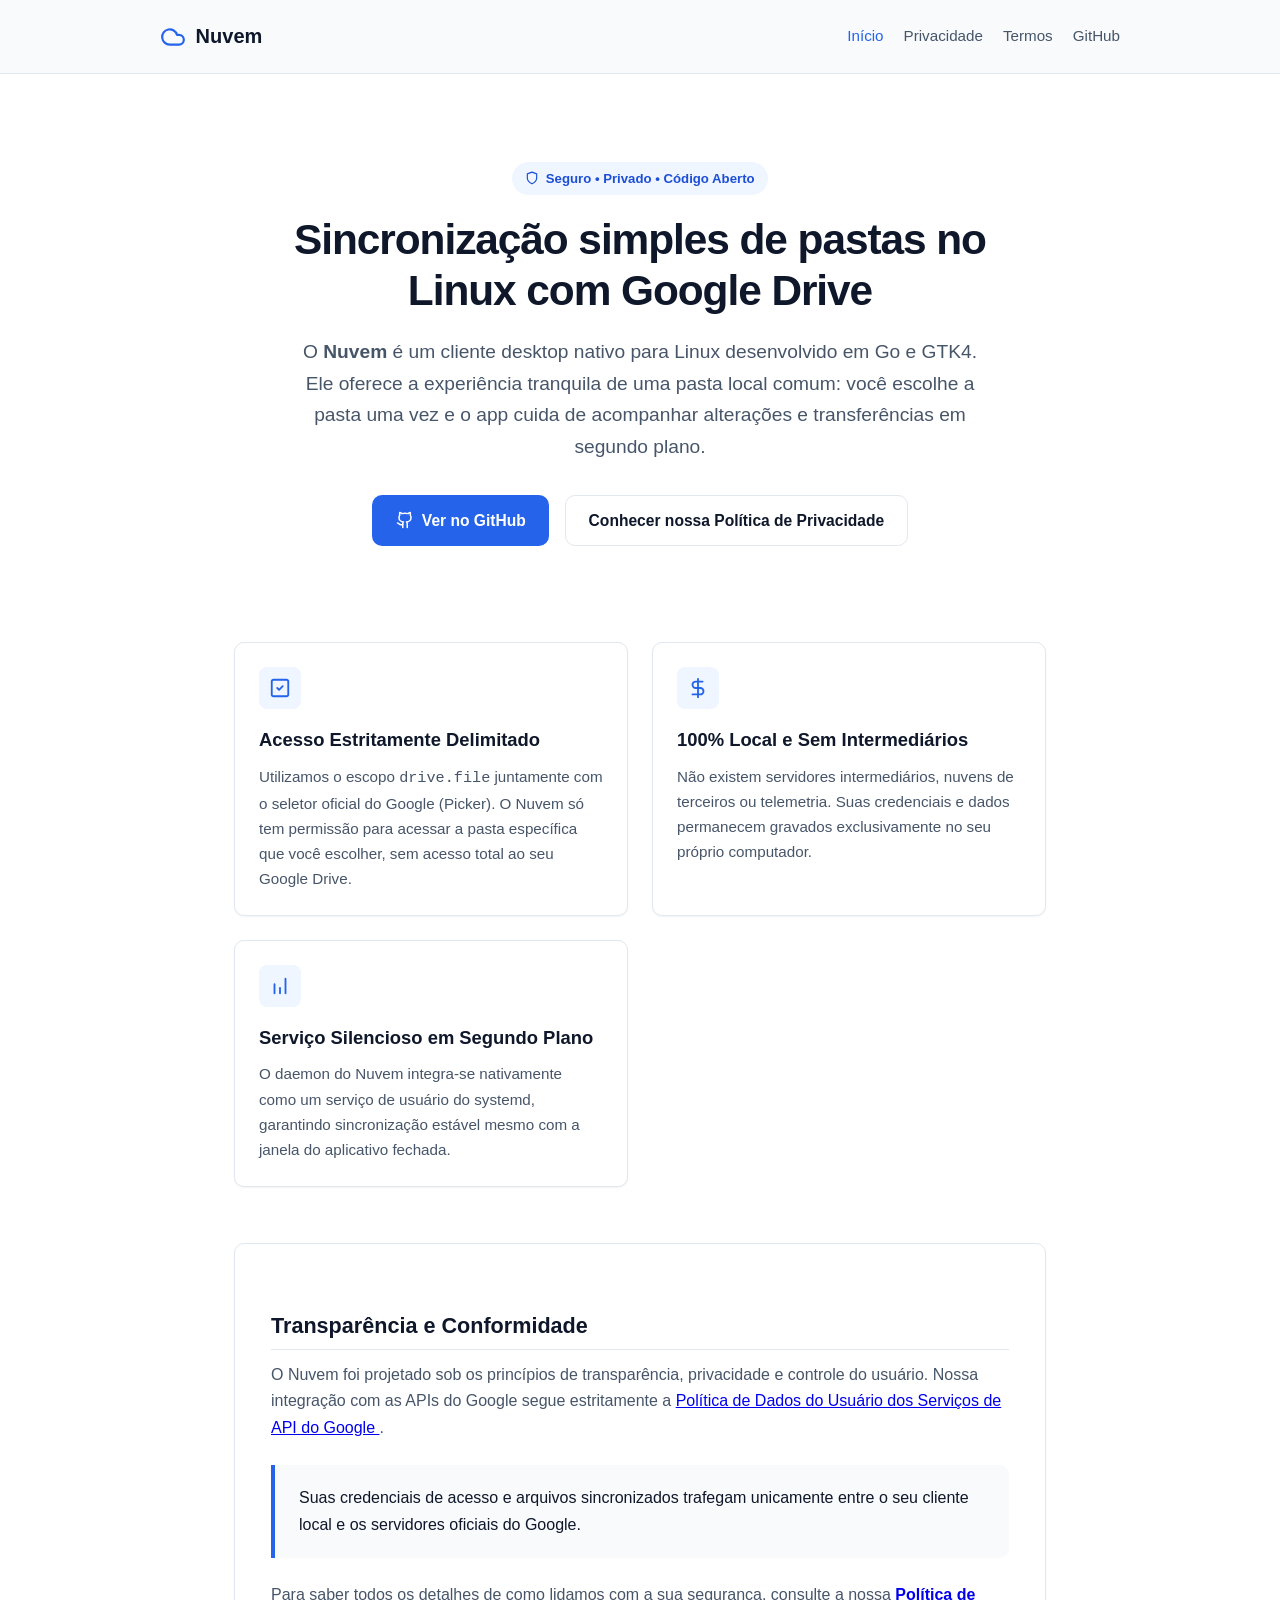
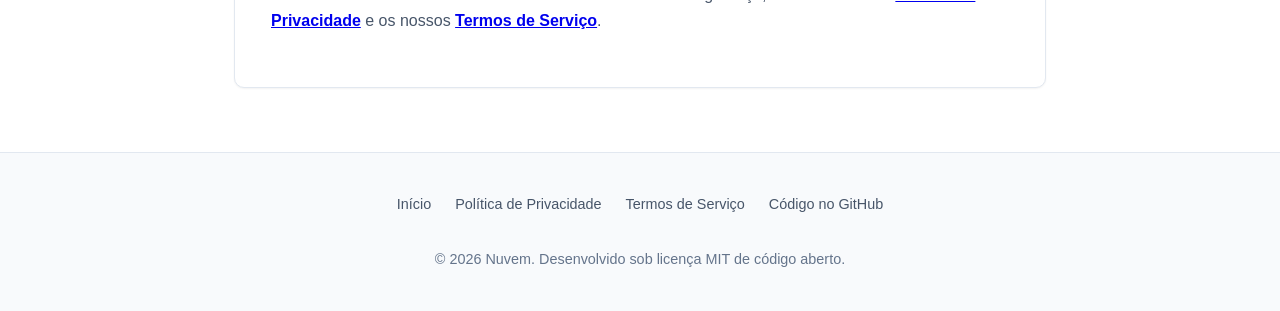
<file: docs/index.html>
<!DOCTYPE html>
<html lang="pt-BR">
<head>
  <meta charset="UTF-8">
  <meta name="viewport" content="width=device-width, initial-scale=1.0">
  <title>Nuvem - Sincronização Contínua com Google Drive no Linux</title>
  <meta name="description" content="Nuvem é um aplicativo desktop nativo para Linux que sincroniza pastas locais com o Google Drive de forma contínua, simples e segura.">
  <link rel="stylesheet" href="style.css">
  <link rel="icon" href="data:image/svg+xml,<svg xmlns=%22http://www.w3.org/2000/svg%22 viewBox=%220 0 24 24%22 fill=%22none%22 stroke=%22%232563eb%22 stroke-width=%222%22 stroke-linecap=%22round%22 stroke-linejoin=%22round%22><path d=%22M17.5 19H9a7 7 0 1 1 6.71-9h1.79a4.5 4.5 0 1 1 0 9Z%22/></svg>">
</head>
<body>

  <header>
    <div class="nav-container">
      <a href="index.html" class="logo-link">
        <svg xmlns="http://www.w3.org/2000/svg" width="26" height="26" viewBox="0 0 24 24" fill="none" stroke="currentColor" stroke-width="2" stroke-linecap="round" stroke-linejoin="round">
          <path d="M17.5 19H9a7 7 0 1 1 6.71-9h1.79a4.5 4.5 0 1 1 0 9Z"/>
        </svg>
        <span>Nuvem</span>
      </a>
      <nav>
        <ul>
          <li><a href="index.html" class="active">Início</a></li>
          <li><a href="privacy.html">Privacidade</a></li>
          <li><a href="terms.html">Termos</a></li>
          <li><a href="https://github.com/adenauersampaio/nuvem" target="_blank" rel="noopener noreferrer">GitHub</a></li>
        </ul>
      </nav>
    </div>
  </header>

  <main class="container">
    <section class="hero">
      <div class="badge">
        <svg xmlns="http://www.w3.org/2000/svg" width="14" height="14" viewBox="0 0 24 24" fill="none" stroke="currentColor" stroke-width="2" stroke-linecap="round" stroke-linejoin="round"><path d="M12 22s8-4 8-10V5l-8-3-8 3v7c0 6 8 10 8 10z"/></svg>
        Seguro &bull; Privado &bull; Código Aberto
      </div>
      <h1>Sincronização simples de pastas no Linux com Google Drive</h1>
      <p>
        O <strong>Nuvem</strong> é um cliente desktop nativo para Linux desenvolvido em Go e GTK4. 
        Ele oferece a experiência tranquila de uma pasta local comum: você escolhe a pasta uma vez e o app cuida de acompanhar alterações e transferências em segundo plano.
      </p>
      <div class="cta-group">
        <a href="https://github.com/adenauersampaio/nuvem" class="btn btn-primary" target="_blank" rel="noopener noreferrer">
          <svg xmlns="http://www.w3.org/2000/svg" width="18" height="18" viewBox="0 0 24 24" fill="none" stroke="currentColor" stroke-width="2" stroke-linecap="round" stroke-linejoin="round"><path d="M15 22v-4a4.8 4.8 0 0 0-1-3.5c3 0 6-2 6-5.5.08-1.25-.27-2.48-1-3.5.28-1.15.28-2.35 0-3.5 0 0-1 0-3 1.5-2.64-.5-5.36-.5-8 0C6 2 5 2 5 2c-.3 1.15-.3 2.35 0 3.5A5.403 5.403 0 0 0 4 9c0 3.5 3 5.5 6 5.5-.39.49-.68 1.05-.85 1.65-.17.6-.22 1.23-.15 1.85v4"/><path d="M9 18c-4.51 2-5-2-7-2"/></svg>
          Ver no GitHub
        </a>
        <a href="privacy.html" class="btn btn-secondary">
          Conhecer nossa Política de Privacidade
        </a>
      </div>
    </section>

    <div class="features-grid">
      <article class="feature-card">
        <div class="feature-icon">
          <svg xmlns="http://www.w3.org/2000/svg" width="22" height="22" viewBox="0 0 24 24" fill="none" stroke="currentColor" stroke-width="2" stroke-linecap="round" stroke-linejoin="round"><rect width="18" height="18" x="3" y="3" rx="2"/><path d="m9 12 2 2 4-4"/></svg>
        </div>
        <h3>Acesso Estritamente Delimitado</h3>
        <p>
          Utilizamos o escopo <code>drive.file</code> juntamente com o seletor oficial do Google (Picker). 
          O Nuvem só tem permissão para acessar a pasta específica que você escolher, sem acesso total ao seu Google Drive.
        </p>
      </article>

      <article class="feature-card">
        <div class="feature-icon">
          <svg xmlns="http://www.w3.org/2000/svg" width="22" height="22" viewBox="0 0 24 24" fill="none" stroke="currentColor" stroke-width="2" stroke-linecap="round" stroke-linejoin="round"><path d="M12 2v20M17 5H9.5a3.5 3.5 0 0 0 0 7h5a3.5 3.5 0 0 1 0 7H6"/></svg>
        </div>
        <h3>100% Local e Sem Intermediários</h3>
        <p>
          Não existem servidores intermediários, nuvens de terceiros ou telemetria. 
          Suas credenciais e dados permanecem gravados exclusivamente no seu próprio computador.
        </p>
      </article>

      <article class="feature-card">
        <div class="feature-icon">
          <svg xmlns="http://www.w3.org/2000/svg" width="22" height="22" viewBox="0 0 24 24" fill="none" stroke="currentColor" stroke-width="2" stroke-linecap="round" stroke-linejoin="round"><path d="M12 20v-6M6 20V10M18 20V4"/></svg>
        </div>
        <h3>Serviço Silencioso em Segundo Plano</h3>
        <p>
          O daemon do Nuvem integra-se nativamente como um serviço de usuário do systemd, 
          garantindo sincronização estável mesmo com a janela do aplicativo fechada.
        </p>
      </article>
    </div>

    <section class="content-box">
      <h2>Transparência e Conformidade</h2>
      <p>
        O Nuvem foi projetado sob os princípios de transparência, privacidade e controle do usuário. 
        Nossa integração com as APIs do Google segue estritamente a 
        <a href="https://developers.google.com/terms/api-services-user-data-policy" target="_blank" rel="noopener noreferrer">
          Política de Dados do Usuário dos Serviços de API do Google
        </a>.
      </p>
      <div class="highlight-box">
        <p>
          Suas credenciais de acesso e arquivos sincronizados trafegam unicamente entre o seu cliente local e os servidores oficiais do Google.
        </p>
      </div>
      <p>
        Para saber todos os detalhes de como lidamos com a sua segurança, consulte a nossa 
        <a href="privacy.html"><strong>Política de Privacidade</strong></a> e os nossos 
        <a href="terms.html"><strong>Termos de Serviço</strong></a>.
      </p>
    </section>
  </main>

  <footer>
    <div class="nav-container" style="flex-direction: column; gap: 1rem;">
      <div class="footer-links">
        <a href="index.html">Início</a>
        <a href="privacy.html">Política de Privacidade</a>
        <a href="terms.html">Termos de Serviço</a>
        <a href="https://github.com/adenauersampaio/nuvem" target="_blank" rel="noopener noreferrer">Código no GitHub</a>
      </div>
      <p>&copy; 2026 Nuvem. Desenvolvido sob licença MIT de código aberto.</p>
    </div>
  </footer>

</body>
</html>
</file>
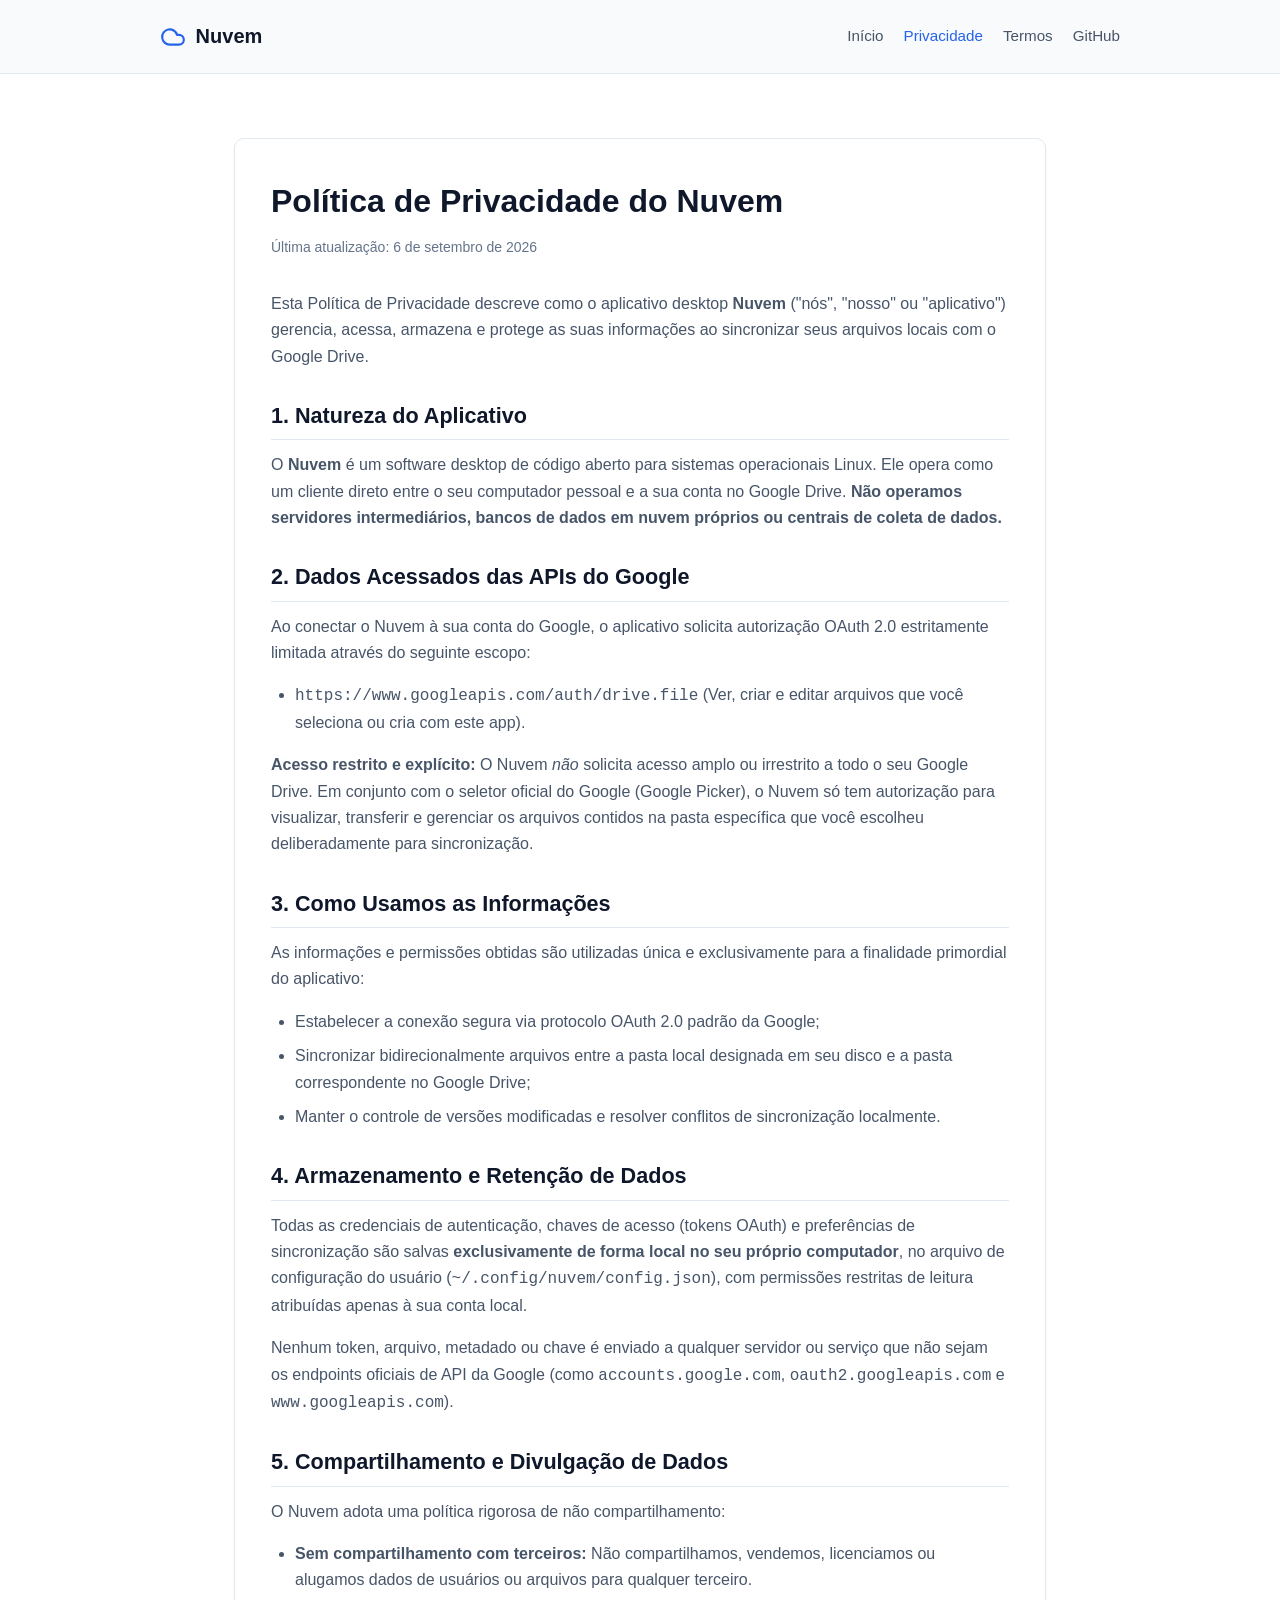
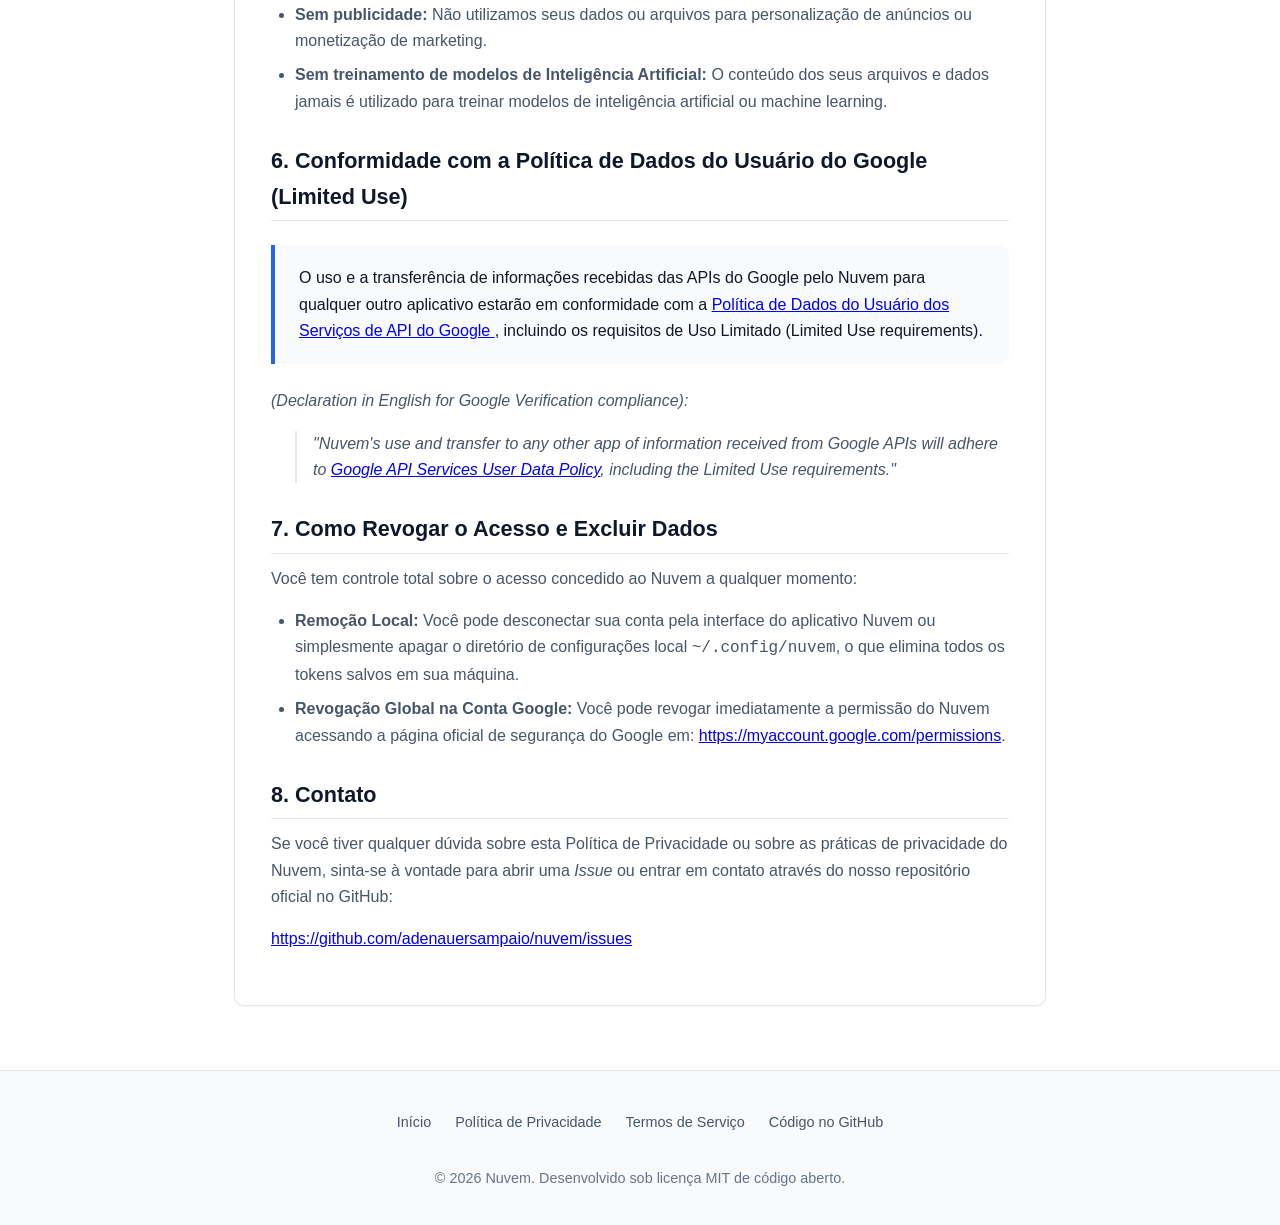
<file: docs/privacy.html>
<!DOCTYPE html>
<html lang="pt-BR">
<head>
  <meta charset="UTF-8">
  <meta name="viewport" content="width=device-width, initial-scale=1.0">
  <title>Política de Privacidade - Nuvem</title>
  <meta name="description" content="Política de Privacidade do aplicativo desktop Nuvem para sincronização com Google Drive.">
  <link rel="stylesheet" href="style.css">
  <link rel="icon" href="data:image/svg+xml,<svg xmlns=%22http://www.w3.org/2000/svg%22 viewBox=%220 0 24 24%22 fill=%22none%22 stroke=%22%232563eb%22 stroke-width=%222%22 stroke-linecap=%22round%22 stroke-linejoin=%22round%22><path d=%22M17.5 19H9a7 7 0 1 1 6.71-9h1.79a4.5 4.5 0 1 1 0 9Z%22/></svg>">
</head>
<body>

  <header>
    <div class="nav-container">
      <a href="index.html" class="logo-link">
        <svg xmlns="http://www.w3.org/2000/svg" width="26" height="26" viewBox="0 0 24 24" fill="none" stroke="currentColor" stroke-width="2" stroke-linecap="round" stroke-linejoin="round">
          <path d="M17.5 19H9a7 7 0 1 1 6.71-9h1.79a4.5 4.5 0 1 1 0 9Z"/>
        </svg>
        <span>Nuvem</span>
      </a>
      <nav>
        <ul>
          <li><a href="index.html">Início</a></li>
          <li><a href="privacy.html" class="active">Privacidade</a></li>
          <li><a href="terms.html">Termos</a></li>
          <li><a href="https://github.com/adenauersampaio/nuvem" target="_blank" rel="noopener noreferrer">GitHub</a></li>
        </ul>
      </nav>
    </div>
  </header>

  <main class="container">
    <article class="content-box">
      <h1>Política de Privacidade do Nuvem</h1>
      <span class="meta-date">Última atualização: 6 de setembro de 2026</span>

      <p>
        Esta Política de Privacidade descreve como o aplicativo desktop <strong>Nuvem</strong> 
        ("nós", "nosso" ou "aplicativo") gerencia, acessa, armazena e protege as suas informações 
        ao sincronizar seus arquivos locais com o Google Drive.
      </p>

      <h2>1. Natureza do Aplicativo</h2>
      <p>
        O <strong>Nuvem</strong> é um software desktop de código aberto para sistemas operacionais Linux. 
        Ele opera como um cliente direto entre o seu computador pessoal e a sua conta no Google Drive. 
        <strong>Não operamos servidores intermediários, bancos de dados em nuvem próprios ou centrais de coleta de dados.</strong>
      </p>

      <h2>2. Dados Acessados das APIs do Google</h2>
      <p>
        Ao conectar o Nuvem à sua conta do Google, o aplicativo solicita autorização OAuth 2.0 estritamente limitada através do seguinte escopo:
      </p>
      <ul>
        <li>
          <code>https://www.googleapis.com/auth/drive.file</code> (Ver, criar e editar arquivos que você seleciona ou cria com este app).
        </li>
      </ul>
      <p>
        <strong>Acesso restrito e explícito:</strong> O Nuvem <em>não</em> solicita acesso amplo ou irrestrito a todo o seu Google Drive. 
        Em conjunto com o seletor oficial do Google (Google Picker), o Nuvem só tem autorização para visualizar, transferir e gerenciar 
        os arquivos contidos na pasta específica que você escolheu deliberadamente para sincronização.
      </p>

      <h2>3. Como Usamos as Informações</h2>
      <p>
        As informações e permissões obtidas são utilizadas única e exclusivamente para a finalidade primordial do aplicativo:
      </p>
      <ul>
        <li>Estabelecer a conexão segura via protocolo OAuth 2.0 padrão da Google;</li>
        <li>Sincronizar bidirecionalmente arquivos entre a pasta local designada em seu disco e a pasta correspondente no Google Drive;</li>
        <li>Manter o controle de versões modificadas e resolver conflitos de sincronização localmente.</li>
      </ul>

      <h2>4. Armazenamento e Retenção de Dados</h2>
      <p>
        Todas as credenciais de autenticação, chaves de acesso (tokens OAuth) e preferências de sincronização 
        são salvas <strong>exclusivamente de forma local no seu próprio computador</strong>, no arquivo de configuração 
        do usuário (<code>~/.config/nuvem/config.json</code>), com permissões restritas de leitura atribuídas apenas à sua conta local.
      </p>
      <p>
        Nenhum token, arquivo, metadado ou chave é enviado a qualquer servidor ou serviço que não sejam os endpoints oficiais de API da Google 
        (como <code>accounts.google.com</code>, <code>oauth2.googleapis.com</code> e <code>www.googleapis.com</code>).
      </p>

      <h2>5. Compartilhamento e Divulgação de Dados</h2>
      <p>
        O Nuvem adota uma política rigorosa de não compartilhamento:
      </p>
      <ul>
        <li><strong>Sem compartilhamento com terceiros:</strong> Não compartilhamos, vendemos, licenciamos ou alugamos dados de usuários ou arquivos para qualquer terceiro.</li>
        <li><strong>Sem publicidade:</strong> Não utilizamos seus dados ou arquivos para personalização de anúncios ou monetização de marketing.</li>
        <li><strong>Sem treinamento de modelos de Inteligência Artificial:</strong> O conteúdo dos seus arquivos e dados jamais é utilizado para treinar modelos de inteligência artificial ou machine learning.</li>
      </ul>

      <h2>6. Conformidade com a Política de Dados do Usuário do Google (Limited Use)</h2>
      <div class="highlight-box">
        <p>
          O uso e a transferência de informações recebidas das APIs do Google pelo Nuvem para qualquer outro aplicativo estarão em conformidade com a 
          <a href="https://developers.google.com/terms/api-services-user-data-policy" target="_blank" rel="noopener noreferrer">
            Política de Dados do Usuário dos Serviços de API do Google
          </a>, incluindo os requisitos de Uso Limitado (Limited Use requirements).
        </p>
      </div>
      <p><em>(Declaration in English for Google Verification compliance):</em></p>
      <blockquote style="font-style: italic; color: var(--text-secondary); margin: 0.5rem 0 1.5rem 1.5rem; border-left: 2px solid var(--border-color); padding-left: 1rem;">
        "Nuvem's use and transfer to any other app of information received from Google APIs will adhere to 
        <a href="https://developers.google.com/terms/api-services-user-data-policy" target="_blank" rel="noopener noreferrer">Google API Services User Data Policy</a>, 
        including the Limited Use requirements."
      </blockquote>

      <h2>7. Como Revogar o Acesso e Excluir Dados</h2>
      <p>
        Você tem controle total sobre o acesso concedido ao Nuvem a qualquer momento:
      </p>
      <ul>
        <li>
          <strong>Remoção Local:</strong> Você pode desconectar sua conta pela interface do aplicativo Nuvem ou simplesmente apagar o diretório de configurações local <code>~/.config/nuvem</code>, o que elimina todos os tokens salvos em sua máquina.
        </li>
        <li>
          <strong>Revogação Global na Conta Google:</strong> Você pode revogar imediatamente a permissão do Nuvem acessando a página oficial de segurança do Google em: 
          <a href="https://myaccount.google.com/permissions" target="_blank" rel="noopener noreferrer">https://myaccount.google.com/permissions</a>.
        </li>
      </ul>

      <h2>8. Contato</h2>
      <p>
        Se você tiver qualquer dúvida sobre esta Política de Privacidade ou sobre as práticas de privacidade do Nuvem, sinta-se à vontade para abrir uma <em>Issue</em> ou entrar em contato através do nosso repositório oficial no GitHub:
      </p>
      <p>
        <a href="https://github.com/adenauersampaio/nuvem/issues" target="_blank" rel="noopener noreferrer">
          https://github.com/adenauersampaio/nuvem/issues
        </a>
      </p>
    </article>
  </main>

  <footer>
    <div class="nav-container" style="flex-direction: column; gap: 1rem;">
      <div class="footer-links">
        <a href="index.html">Início</a>
        <a href="privacy.html">Política de Privacidade</a>
        <a href="terms.html">Termos de Serviço</a>
        <a href="https://github.com/adenauersampaio/nuvem" target="_blank" rel="noopener noreferrer">Código no GitHub</a>
      </div>
      <p>&copy; 2026 Nuvem. Desenvolvido sob licença MIT de código aberto.</p>
    </div>
  </footer>

</body>
</html>
</file>
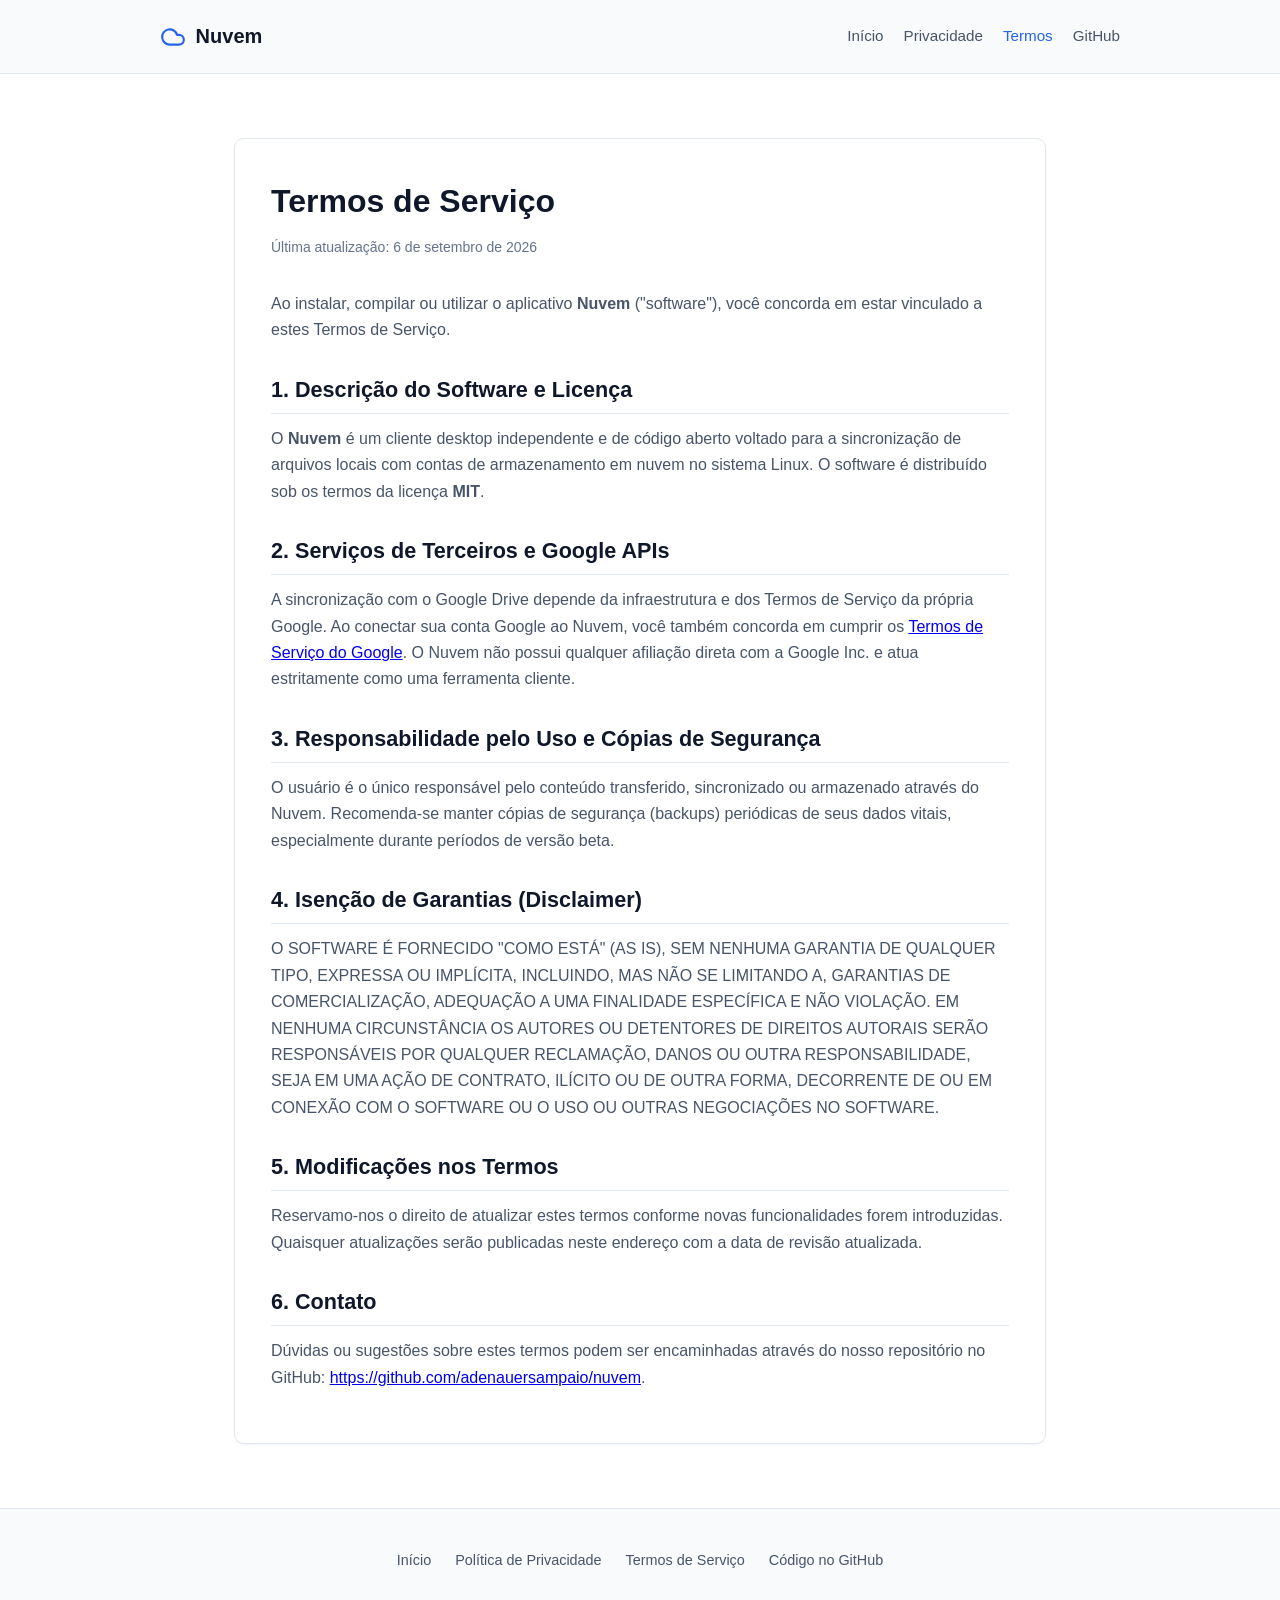
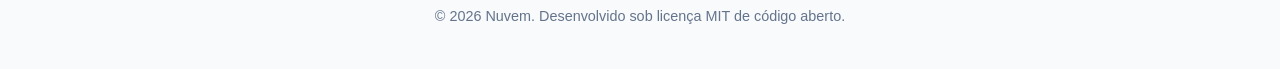
<file: docs/terms.html>
<!DOCTYPE html>
<html lang="pt-BR">
<head>
  <meta charset="UTF-8">
  <meta name="viewport" content="width=device-width, initial-scale=1.0">
  <title>Termos de Serviço - Nuvem</title>
  <meta name="description" content="Termos de Serviço e Condições de Uso do aplicativo desktop Nuvem.">
  <link rel="stylesheet" href="style.css">
  <link rel="icon" href="data:image/svg+xml,<svg xmlns=%22http://www.w3.org/2000/svg%22 viewBox=%220 0 24 24%22 fill=%22none%22 stroke=%22%232563eb%22 stroke-width=%222%22 stroke-linecap=%22round%22 stroke-linejoin=%22round%22><path d=%22M17.5 19H9a7 7 0 1 1 6.71-9h1.79a4.5 4.5 0 1 1 0 9Z%22/></svg>">
</head>
<body>

  <header>
    <div class="nav-container">
      <a href="index.html" class="logo-link">
        <svg xmlns="http://www.w3.org/2000/svg" width="26" height="26" viewBox="0 0 24 24" fill="none" stroke="currentColor" stroke-width="2" stroke-linecap="round" stroke-linejoin="round">
          <path d="M17.5 19H9a7 7 0 1 1 6.71-9h1.79a4.5 4.5 0 1 1 0 9Z"/>
        </svg>
        <span>Nuvem</span>
      </a>
      <nav>
        <ul>
          <li><a href="index.html">Início</a></li>
          <li><a href="privacy.html">Privacidade</a></li>
          <li><a href="terms.html" class="active">Termos</a></li>
          <li><a href="https://github.com/adenauersampaio/nuvem" target="_blank" rel="noopener noreferrer">GitHub</a></li>
        </ul>
      </nav>
    </div>
  </header>

  <main class="container">
    <article class="content-box">
      <h1>Termos de Serviço</h1>
      <span class="meta-date">Última atualização: 6 de setembro de 2026</span>

      <p>
        Ao instalar, compilar ou utilizar o aplicativo <strong>Nuvem</strong> ("software"), 
        você concorda em estar vinculado a estes Termos de Serviço.
      </p>

      <h2>1. Descrição do Software e Licença</h2>
      <p>
        O <strong>Nuvem</strong> é um cliente desktop independente e de código aberto voltado para a sincronização 
        de arquivos locais com contas de armazenamento em nuvem no sistema Linux. 
        O software é distribuído sob os termos da licença <strong>MIT</strong>.
      </p>

      <h2>2. Serviços de Terceiros e Google APIs</h2>
      <p>
        A sincronização com o Google Drive depende da infraestrutura e dos Termos de Serviço da própria Google. 
        Ao conectar sua conta Google ao Nuvem, você também concorda em cumprir os 
        <a href="https://policies.google.com/terms" target="_blank" rel="noopener noreferrer">Termos de Serviço do Google</a>.
        O Nuvem não possui qualquer afiliação direta com a Google Inc. e atua estritamente como uma ferramenta cliente.
      </p>

      <h2>3. Responsabilidade pelo Uso e Cópias de Segurança</h2>
      <p>
        O usuário é o único responsável pelo conteúdo transferido, sincronizado ou armazenado através do Nuvem. 
        Recomenda-se manter cópias de segurança (backups) periódicas de seus dados vitais, especialmente durante períodos de versão beta.
      </p>

      <h2>4. Isenção de Garantias (Disclaimer)</h2>
      <p>
        O SOFTWARE É FORNECIDO "COMO ESTÁ" (AS IS), SEM NENHUMA GARANTIA DE QUALQUER TIPO, EXPRESSA OU IMPLÍCITA, 
        INCLUINDO, MAS NÃO SE LIMITANDO A, GARANTIAS DE COMERCIALIZAÇÃO, ADEQUAÇÃO A UMA FINALIDADE ESPECÍFICA E NÃO VIOLAÇÃO. 
        EM NENHUMA CIRCUNSTÂNCIA OS AUTORES OU DETENTORES DE DIREITOS AUTORAIS SERÃO RESPONSÁVEIS POR QUALQUER RECLAMAÇÃO, 
        DANOS OU OUTRA RESPONSABILIDADE, SEJA EM UMA AÇÃO DE CONTRATO, ILÍCITO OU DE OUTRA FORMA, DECORRENTE DE OU EM CONEXÃO 
        COM O SOFTWARE OU O USO OU OUTRAS NEGOCIAÇÕES NO SOFTWARE.
      </p>

      <h2>5. Modificações nos Termos</h2>
      <p>
        Reservamo-nos o direito de atualizar estes termos conforme novas funcionalidades forem introduzidas. 
        Quaisquer atualizações serão publicadas neste endereço com a data de revisão atualizada.
      </p>

      <h2>6. Contato</h2>
      <p>
        Dúvidas ou sugestões sobre estes termos podem ser encaminhadas através do nosso repositório no GitHub: 
        <a href="https://github.com/adenauersampaio/nuvem" target="_blank" rel="noopener noreferrer">https://github.com/adenauersampaio/nuvem</a>.
      </p>
    </article>
  </main>

  <footer>
    <div class="nav-container" style="flex-direction: column; gap: 1rem;">
      <div class="footer-links">
        <a href="index.html">Início</a>
        <a href="privacy.html">Política de Privacidade</a>
        <a href="terms.html">Termos de Serviço</a>
        <a href="https://github.com/adenauersampaio/nuvem" target="_blank" rel="noopener noreferrer">Código no GitHub</a>
      </div>
      <p>&copy; 2026 Nuvem. Desenvolvido sob licença MIT de código aberto.</p>
    </div>
  </footer>

</body>
</html>
</file>
<file: docs/style.css>
:root {
  --font-sans: -apple-system, BlinkMacSystemFont, "Segoe UI", Roboto, Oxygen-Sans, Ubuntu, Cantarell, "Helvetica Neue", sans-serif;
  --bg-primary: #ffffff;
  --bg-secondary: #f8fafc;
  --bg-card: #ffffff;
  --text-primary: #0f172a;
  --text-secondary: #475569;
  --text-muted: #64748b;
  --primary: #2563eb;
  --primary-hover: #1d4ed8;
  --border-color: #e2e8f0;
  --card-border: #e2e8f0;
  --accent-badge-bg: #eff6ff;
  --accent-badge-text: #1d4ed8;
  --shadow-sm: 0 1px 2px 0 rgb(0 0 0 / 0.05);
  --shadow-md: 0 4px 6px -1px rgb(0 0 0 / 0.1), 0 2px 4px -2px rgb(0 0 0 / 0.1);
  --radius: 10px;
}

@media (prefers-color-scheme: dark) {
  :root {
    --bg-primary: #0b0f19;
    --bg-secondary: #111827;
    --bg-card: #1e293b;
    --text-primary: #f8fafc;
    --text-secondary: #cbd5e1;
    --text-muted: #94a3b8;
    --primary: #3b82f6;
    --primary-hover: #60a5fa;
    --border-color: #1e293b;
    --card-border: #334155;
    --accent-badge-bg: #1e3a8a;
    --accent-badge-text: #93c5fd;
    --shadow-sm: 0 1px 2px 0 rgb(0 0 0 / 0.5);
    --shadow-md: 0 4px 6px -1px rgb(0 0 0 / 0.5);
  }
}

* {
  box-sizing: border-box;
  margin: 0;
  padding: 0;
}

body {
  font-family: var(--font-sans);
  background-color: var(--bg-primary);
  color: var(--text-primary);
  line-height: 1.65;
  -webkit-font-smoothing: antialiased;
}

header {
  border-bottom: 1px solid var(--border-color);
  background: var(--bg-secondary);
  padding: 1.25rem 1.5rem;
  position: sticky;
  top: 0;
  z-index: 10;
  backdrop-filter: blur(8px);
}

.nav-container {
  max-width: 960px;
  margin: 0 auto;
  display: flex;
  justify-content: space-between;
  align-items: center;
}

.logo-link {
  display: flex;
  align-items: center;
  gap: 0.6rem;
  text-decoration: none;
  color: var(--text-primary);
  font-weight: 700;
  font-size: 1.25rem;
}

.logo-link svg {
  color: var(--primary);
}

nav ul {
  list-style: none;
  display: flex;
  gap: 1.25rem;
  align-items: center;
}

nav a {
  text-decoration: none;
  color: var(--text-secondary);
  font-size: 0.95rem;
  font-weight: 500;
  transition: color 0.15s ease;
}

nav a:hover,
nav a.active {
  color: var(--primary);
}

.container {
  max-width: 860px;
  margin: 0 auto;
  padding: 2.5rem 1.5rem 4rem;
}

.hero {
  text-align: center;
  padding: 3rem 1rem 2.5rem;
}

.badge {
  display: inline-flex;
  align-items: center;
  gap: 0.4rem;
  padding: 0.35rem 0.85rem;
  border-radius: 9999px;
  background-color: var(--accent-badge-bg);
  color: var(--accent-badge-text);
  font-size: 0.825rem;
  font-weight: 600;
  margin-bottom: 1.25rem;
}

.hero h1 {
  font-size: 2.65rem;
  line-height: 1.2;
  font-weight: 800;
  letter-spacing: -0.025em;
  margin-bottom: 1.2rem;
}

.hero p {
  font-size: 1.2rem;
  color: var(--text-secondary);
  max-width: 680px;
  margin: 0 auto 2rem;
}

.cta-group {
  display: flex;
  gap: 1rem;
  justify-content: center;
  flex-wrap: wrap;
}

.btn {
  display: inline-flex;
  align-items: center;
  gap: 0.5rem;
  padding: 0.75rem 1.4rem;
  border-radius: var(--radius);
  font-size: 0.975rem;
  font-weight: 600;
  text-decoration: none;
  transition: all 0.15s ease;
  border: 1px solid transparent;
}

.btn-primary {
  background-color: var(--primary);
  color: #ffffff;
}

.btn-primary:hover {
  background-color: var(--primary-hover);
}

.btn-secondary {
  background-color: var(--bg-card);
  color: var(--text-primary);
  border-color: var(--border-color);
}

.btn-secondary:hover {
  border-color: var(--primary);
}

.features-grid {
  display: grid;
  grid-template-columns: repeat(auto-fit, minmax(260px, 1fr));
  gap: 1.5rem;
  margin: 3.5rem 0;
}

.feature-card {
  background: var(--bg-card);
  border: 1px solid var(--card-border);
  border-radius: var(--radius);
  padding: 1.5rem;
  box-shadow: var(--shadow-sm);
}

.feature-icon {
  width: 42px;
  height: 42px;
  border-radius: 8px;
  background: var(--accent-badge-bg);
  color: var(--primary);
  display: flex;
  align-items: center;
  justify-content: center;
  margin-bottom: 1rem;
}

.feature-card h3 {
  font-size: 1.15rem;
  margin-bottom: 0.5rem;
}

.feature-card p {
  color: var(--text-secondary);
  font-size: 0.95rem;
}

.content-box {
  background: var(--bg-card);
  border: 1px solid var(--card-border);
  border-radius: var(--radius);
  padding: 2.25rem;
  box-shadow: var(--shadow-sm);
  margin-top: 1.5rem;
}

.content-box h1 {
  font-size: 2rem;
  margin-bottom: 0.5rem;
}

.meta-date {
  font-size: 0.875rem;
  color: var(--text-muted);
  margin-bottom: 2rem;
  display: block;
}

.content-box h2 {
  font-size: 1.35rem;
  margin: 1.75rem 0 0.75rem;
  padding-bottom: 0.35rem;
  border-bottom: 1px solid var(--border-color);
}

.content-box h3 {
  font-size: 1.1rem;
  margin: 1.25rem 0 0.5rem;
}

.content-box p,
.content-box ul,
.content-box ol {
  color: var(--text-secondary);
  margin-bottom: 1rem;
  font-size: 1rem;
}

.content-box ul,
.content-box ol {
  padding-left: 1.5rem;
}

.content-box li {
  margin-bottom: 0.5rem;
}

.highlight-box {
  background: var(--bg-secondary);
  border-left: 4px solid var(--primary);
  padding: 1.25rem 1.5rem;
  margin: 1.5rem 0;
  border-radius: 0 var(--radius) var(--radius) 0;
}

.highlight-box p {
  color: var(--text-primary);
  margin-bottom: 0;
  font-weight: 500;
}

footer {
  border-top: 1px solid var(--border-color);
  background: var(--bg-secondary);
  padding: 2.5rem 1.5rem;
  margin-top: auto;
  text-align: center;
  font-size: 0.9rem;
  color: var(--text-muted);
}

.footer-links {
  display: flex;
  justify-content: center;
  gap: 1.5rem;
  margin-bottom: 1rem;
  flex-wrap: wrap;
}

.footer-links a {
  color: var(--text-secondary);
  text-decoration: none;
}

.footer-links a:hover {
  color: var(--primary);
}

@media (max-width: 640px) {
  .hero h1 {
    font-size: 2rem;
  }
  .content-box {
    padding: 1.5rem;
  }
}
</file>
